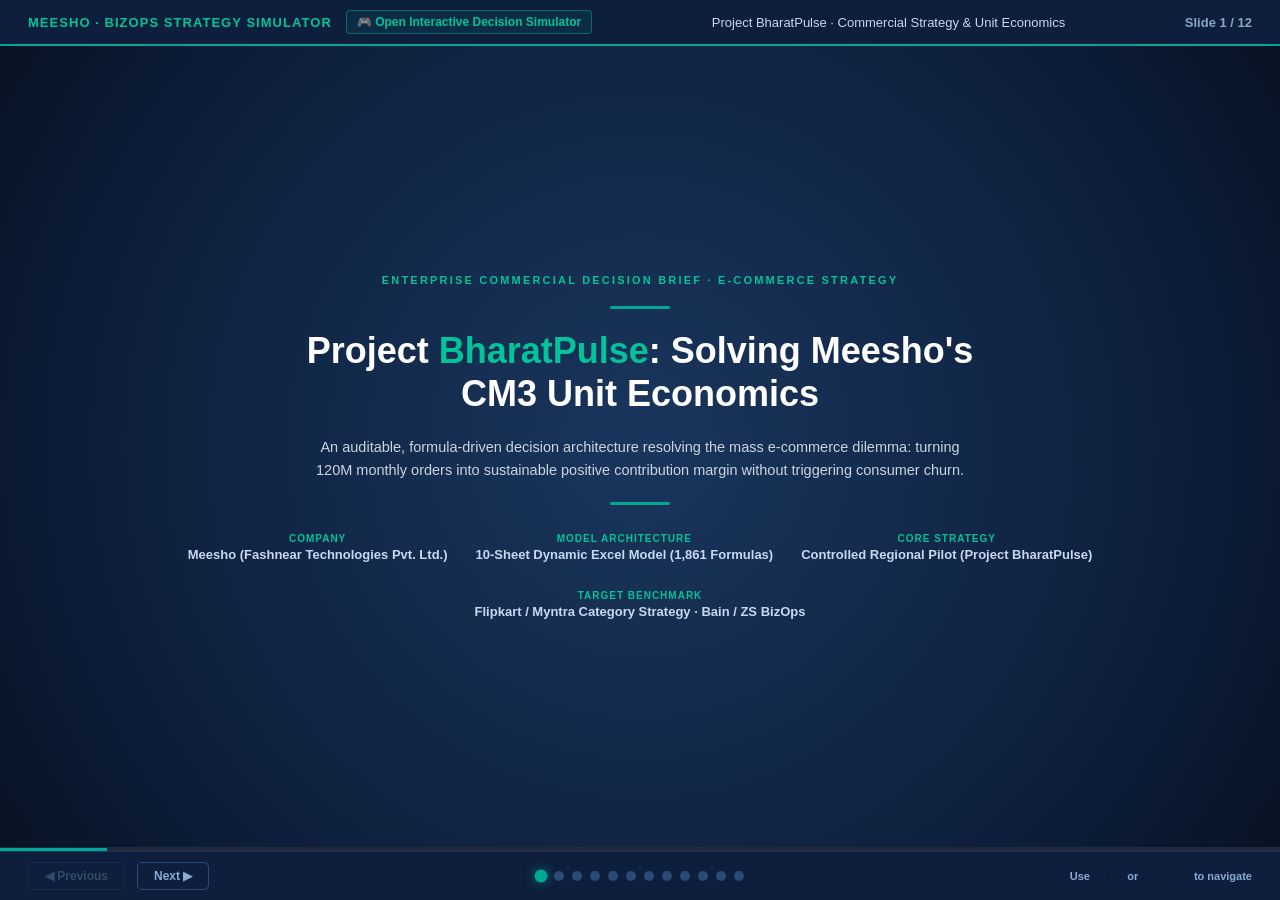
<file: presentation.html>
<!DOCTYPE html>
<html lang="en">
<head>
<meta charset="UTF-8">
<meta name="viewport" content="width=device-width, initial-scale=1.0">
<title>Meesho Commercial Strategy & Growth Decision Simulator | Executive Slide Deck</title>
<style>
  :root {
    --navy: #0D1F3C;
    --navy-mid: #1A365D;
    --navy-dark: #081224;
    --teal: #00A896;
    --teal-light: #02C39A;
    --teal-subtle: #E6F7F5;
    --amber: #F4A261;
    --amber-dark: #D97706;
    --red: #E63946;
    --green: #2A9D8F;
    --green-dark: #166534;
    --slate: #4A5568;
    --light-bg: #F8FAFC;
    --border: #E2E8F0;
    --text: #1A202C;
    --muted: #718096;
    --white: #FFFFFF;
  }

  * { box-sizing: border-box; margin: 0; padding: 0; }

  body {
    font-family: -apple-system, BlinkMacSystemFont, "Segoe UI", Roboto, Helvetica, Arial, sans-serif;
    background: var(--navy-dark);
    color: var(--text);
    height: 100vh;
    overflow: hidden;
    user-select: none;
  }

  /* ---------- SHELL ---------- */
  #shell {
    width: 100vw;
    height: 100vh;
    display: flex;
    flex-direction: column;
  }

  /* ---------- TOP BAR ---------- */
  #topbar {
    background: var(--navy);
    color: #FFF;
    padding: 10px 28px;
    display: flex;
    align-items: center;
    justify-content: space-between;
    flex-shrink: 0;
    border-bottom: 2px solid var(--teal);
  }
  #topbar .logo-wrap {
    display: flex;
    align-items: center;
    gap: 14px;
  }
  #topbar .logo {
    font-size: 13px;
    font-weight: 800;
    letter-spacing: 0.08em;
    color: var(--teal-light);
    text-transform: uppercase;
  }
  #topbar .sim-link {
    color: var(--teal-light);
    text-decoration: none;
    font-size: 12px;
    font-weight: 600;
    padding: 4px 10px;
    border: 1px solid rgba(2, 195, 154, 0.4);
    border-radius: 4px;
    background: rgba(0, 168, 150, 0.1);
    transition: all 0.2s;
  }
  #topbar .sim-link:hover {
    background: var(--teal);
    color: #FFF;
  }
  #topbar .title { font-size: 13px; color: #C8D8F0; font-weight: 500; }
  #topbar .counter { font-size: 13px; color: #8BA4C8; font-variant-numeric: tabular-nums; font-weight: 600; }

  /* ---------- STAGE ---------- */
  #stage {
    flex: 1;
    position: relative;
    overflow: hidden;
  }

  .slide {
    position: absolute;
    inset: 0;
    display: none;
    flex-direction: column;
    background: var(--white);
    overflow: hidden;
  }
  .slide.active { display: flex; }

  /* Slide Header Band */
  .slide-header {
    background: var(--navy);
    color: #FFF;
    padding: 20px 40px 16px;
    flex-shrink: 0;
    border-bottom: 3px solid var(--teal);
  }
  .slide-header .eyebrow {
    font-size: 11px;
    letter-spacing: 0.15em;
    text-transform: uppercase;
    color: var(--teal-light);
    margin-bottom: 4px;
    font-weight: 700;
  }
  .slide-header h1 {
    font-size: 22px;
    font-weight: 800;
    line-height: 1.25;
    color: #FFF;
    letter-spacing: -0.01em;
  }
  .slide-header p {
    font-size: 13px;
    color: #8BAAD4;
    margin-top: 4px;
  }

  /* Slide Body */
  .slide-body {
    flex: 1;
    padding: 24px 40px;
    overflow-y: auto;
    background: var(--light-bg);
  }

  /* ---------- TYPOGRAPHY ---------- */
  h2 { font-size: 14px; font-weight: 700; color: var(--navy); margin-bottom: 8px; text-transform: uppercase; letter-spacing: 0.04em; }
  h3 { font-size: 13.5px; font-weight: 700; color: var(--navy-mid); margin-bottom: 6px; }
  p, li { font-size: 13px; color: var(--slate); line-height: 1.6; }
  ul { padding-left: 18px; }
  li { margin-bottom: 5px; }
  strong { color: var(--navy); font-weight: 600; }

  /* ---------- LAYOUT GRIDS ---------- */
  .cols { display: grid; gap: 16px; }
  .cols-2 { grid-template-columns: 1fr 1fr; }
  .cols-3 { grid-template-columns: 1fr 1fr 1fr; }
  .cols-4 { grid-template-columns: repeat(4, 1fr); }

  .card {
    background: var(--white);
    border: 1px solid var(--border);
    border-radius: 8px;
    padding: 16px 18px;
    box-shadow: 0 2px 4px rgba(0,0,0,0.04);
  }
  .card.teal-border { border-left: 4px solid var(--teal); }
  .card.navy-border { border-left: 4px solid var(--navy); }
  .card.amber-border { border-left: 4px solid var(--amber); }
  .card.red-border { border-left: 4px solid var(--red); }
  .card.green-border { border-left: 4px solid var(--green); }

  .card .big-num {
    font-size: 26px;
    font-weight: 800;
    color: var(--navy);
    line-height: 1.1;
    margin-bottom: 4px;
    font-variant-numeric: tabular-nums;
  }
  .card .label { font-size: 10.5px; color: var(--muted); text-transform: uppercase; letter-spacing: 0.08em; font-weight: 700; }

  .section { margin-bottom: 16px; }

  /* ---------- STAT BAND ---------- */
  .stat-band {
    display: flex;
    gap: 12px;
    margin-bottom: 18px;
    flex-wrap: wrap;
  }
  .stat-pill {
    background: var(--navy);
    color: #FFF;
    border-radius: 6px;
    padding: 10px 14px;
    display: flex;
    flex-direction: column;
    align-items: center;
    flex: 1;
    min-width: 120px;
    border-bottom: 3px solid var(--teal);
  }
  .stat-pill .num { font-size: 22px; font-weight: 800; color: var(--teal-light); font-variant-numeric: tabular-nums; }
  .stat-pill .lbl { font-size: 9.5px; text-transform: uppercase; letter-spacing: 0.08em; margin-top: 3px; color: #8BAAD4; text-align: center; font-weight: 600; }

  /* ---------- CALLOUTS ---------- */
  .callout {
    border-radius: 6px;
    padding: 12px 16px;
    margin-top: 14px;
    font-size: 12.5px;
    line-height: 1.55;
  }
  .callout-teal { background: #D0F5F0; border-left: 4px solid var(--teal); color: #065F55; }
  .callout-amber { background: #FDF0E2; border-left: 4px solid var(--amber); color: #7C4B0C; }
  .callout-red { background: #FDE8E9; border-left: 4px solid var(--red); color: #8B1A22; }
  .callout-navy { background: #DCE7F5; border-left: 4px solid var(--navy); color: var(--navy); }

  /* ---------- BADGES ---------- */
  .badge {
    display: inline-block;
    padding: 2px 8px;
    border-radius: 10px;
    font-size: 10.5px;
    font-weight: 700;
    text-transform: uppercase;
    letter-spacing: 0.04em;
  }
  .badge-red { background: #FDE8E9; color: var(--red); }
  .badge-green { background: #D4F0E6; color: var(--green-dark); }
  .badge-amber { background: #FDF0E2; color: #B45309; }
  .badge-navy { background: #DCE7F5; color: var(--navy); }
  .badge-teal { background: #D0F5F0; color: #07827A; }

  /* ---------- TABLE ---------- */
  .data-table {
    width: 100%;
    border-collapse: collapse;
    font-size: 12px;
    background: var(--white);
    border-radius: 6px;
    overflow: hidden;
    border: 1px solid var(--border);
  }
  .data-table th {
    background: var(--navy);
    color: #FFF;
    padding: 9px 12px;
    text-align: left;
    font-weight: 600;
    font-size: 11px;
    letter-spacing: 0.03em;
  }
  .data-table td {
    padding: 8px 12px;
    border-bottom: 1px solid var(--border);
    color: var(--slate);
  }
  .data-table tr:nth-child(even) td { background: #F8FAFC; }
  .data-table tr.highlight td { background: #E6F9F4; font-weight: 600; color: var(--navy); }
  .data-table tr.reject td { background: #FDE8E9; font-weight: 600; color: var(--red); }

  /* ---------- PIPELINE FLOW ---------- */
  .pipeline {
    display: flex;
    gap: 8px;
    margin: 14px 0;
  }
  .pipeline-step {
    flex: 1;
    background: var(--white);
    border: 1px solid var(--border);
    border-top: 3px solid var(--navy);
    border-radius: 6px;
    padding: 12px 14px;
    position: relative;
  }
  .pipeline-step.green { border-top-color: var(--green); }
  .pipeline-step.amber { border-top-color: var(--amber); }
  .pipeline-step.red { border-top-color: var(--red); }
  .pipeline-step .step-tag { font-size: 9.5px; text-transform: uppercase; font-weight: 700; color: var(--muted); letter-spacing: 0.06em; margin-bottom: 4px; }
  .pipeline-step h4 { font-size: 13px; font-weight: 700; color: var(--navy); margin-bottom: 4px; }

  /* ---------- HYPOTHESIS TREE ---------- */
  .hyp-tree { display: grid; grid-template-columns: repeat(4, 1fr); gap: 12px; }
  .hyp-node {
    background: var(--white);
    border: 1px solid var(--border);
    border-top: 3px solid var(--navy-mid);
    border-radius: 6px;
    padding: 12px;
  }
  .hyp-node h3 { color: var(--navy); font-size: 12px; margin-bottom: 6px; }
  .hyp-node .finding {
    font-size: 11px;
    background: #F0F5FF;
    border-radius: 4px;
    padding: 6px 8px;
    color: var(--navy-mid);
    margin-top: 6px;
    line-height: 1.45;
  }
  .hyp-node .finding strong { display: block; margin-bottom: 2px; font-size: 10px; text-transform: uppercase; color: var(--teal); }

  /* ---------- TITLE SLIDE ---------- */
  .title-slide-body {
    display: flex;
    flex-direction: column;
    align-items: center;
    justify-content: center;
    text-align: center;
    background: radial-gradient(circle at center, #1A365D 0%, #0D1F3C 70%, #081224 100%);
    color: #FFF;
    height: 100%;
    padding: 40px;
    gap: 20px;
  }
  .title-slide-body .ts-eyebrow {
    font-size: 11px;
    letter-spacing: 0.2em;
    text-transform: uppercase;
    color: var(--teal-light);
    font-weight: 700;
  }
  .title-slide-body h1 {
    font-size: 36px;
    font-weight: 800;
    line-height: 1.2;
    color: #FFF;
    max-width: 720px;
  }
  .title-slide-body h1 span { color: var(--teal-light); }
  .title-slide-body .ts-sub {
    font-size: 14.5px;
    color: #CBD5E0;
    max-width: 650px;
    line-height: 1.6;
  }
  .title-slide-body .ts-meta {
    display: flex;
    gap: 28px;
    flex-wrap: wrap;
    justify-content: center;
    margin-top: 8px;
  }
  .title-slide-body .ts-meta-item { text-align: center; }
  .title-slide-body .ts-meta-item .k { font-size: 10px; text-transform: uppercase; letter-spacing: 0.1em; color: var(--teal-light); margin-bottom: 3px; font-weight: 600; }
  .title-slide-body .ts-meta-item .v { font-size: 13px; color: #C8D8F0; font-weight: 600; }
  .divider { width: 60px; height: 3px; background: var(--teal); border-radius: 2px; }

  /* ---------- NAV BAR ---------- */
  #nav {
    background: var(--navy);
    display: flex;
    align-items: center;
    justify-content: space-between;
    padding: 10px 28px;
    flex-shrink: 0;
    border-top: 1px solid #1E3560;
  }
  .nav-controls {
    display: flex;
    align-items: center;
    gap: 12px;
  }
  #nav button {
    background: none;
    border: 1px solid #2A4A78;
    color: #8BAAD4;
    padding: 6px 16px;
    border-radius: 5px;
    cursor: pointer;
    font-size: 12px;
    font-weight: 600;
    transition: all 0.15s;
    font-family: inherit;
  }
  #nav button:hover { background: #1E3560; color: #FFF; }
  #nav button:disabled { opacity: 0.3; cursor: default; }

  .slide-dots {
    display: flex;
    gap: 8px;
    align-items: center;
  }
  .dot {
    width: 10px;
    height: 10px;
    border-radius: 50%;
    background: #2A4A78;
    cursor: pointer;
    transition: all 0.2s;
  }
  .dot:hover { background: #4A6FA5; }
  .dot.active {
    background: var(--teal);
    transform: scale(1.3);
    box-shadow: 0 0 8px rgba(0, 168, 150, 0.6);
  }

  /* Progress Bar */
  #progressBar {
    position: absolute;
    bottom: 0;
    left: 0;
    height: 3px;
    background: var(--teal);
    width: 8.33%;
    transition: width 0.3s ease;
  }
</style>
</head>
<body>

<div id="shell">

  <!-- TOP BAR -->
  <div id="topbar">
    <div class="logo-wrap">
      <span class="logo">MEESHO · BIZOPS STRATEGY SIMULATOR</span>
      <a href="index.html" class="sim-link">🎮 Open Interactive Decision Simulator</a>
    </div>
    <span class="title">Project BharatPulse · Commercial Strategy &amp; Unit Economics</span>
    <span class="counter" id="counter">Slide 1 / 12</span>
  </div>

  <!-- STAGE (12 Slides) -->
  <div id="stage">

    <!-- ===== SLIDE 1: HERO TITLE ===== -->
    <div class="slide active" data-index="0">
      <div class="title-slide-body">
        <div class="ts-eyebrow">Enterprise Commercial Decision Brief · E-Commerce Strategy</div>
        <div class="divider"></div>
        <h1>Project <span>BharatPulse</span>: Solving Meesho's CM3 Unit Economics</h1>
        <p class="ts-sub">An auditable, formula-driven decision architecture resolving the mass e-commerce dilemma: turning 120M monthly orders into sustainable positive contribution margin without triggering consumer churn.</p>
        <div class="divider"></div>
        <div class="ts-meta">
          <div class="ts-meta-item"><div class="k">Company</div><div class="v">Meesho (Fashnear Technologies Pvt. Ltd.)</div></div>
          <div class="ts-meta-item"><div class="k">Model Architecture</div><div class="v">10-Sheet Dynamic Excel Model (1,861 Formulas)</div></div>
          <div class="ts-meta-item"><div class="k">Core Strategy</div><div class="v">Controlled Regional Pilot (Project BharatPulse)</div></div>
          <div class="ts-meta-item"><div class="k">Target Benchmark</div><div class="v">Flipkart / Myntra Category Strategy · Bain / ZS BizOps</div></div>
        </div>
      </div>
    </div>

    <!-- ===== SLIDE 2: THE BUSINESS PROBLEM ===== -->
    <div class="slide" data-index="1">
      <div class="slide-header">
        <div class="eyebrow">Slide 2 · Executive Diagnosis</div>
        <h1>The Scale vs. Profitability Paradox in Mass E-Commerce</h1>
        <p>Explosive top-line order expansion constrained by chronic negative unit contribution margins</p>
      </div>
      <div class="slide-body">
        <div class="stat-band">
          <div class="stat-pill"><div class="num">120M</div><div class="lbl">Monthly Placed Orders</div></div>
          <div class="stat-pill"><div class="num">₹44,640 Cr</div><div class="lbl">Annualized Gross GMV</div></div>
          <div class="stat-pill"><div class="num">₹310</div><div class="lbl">Average Order Value (AOV)</div></div>
          <div class="stat-pill"><div class="num">-₹1.12</div><div class="lbl">Baseline CM3 / Order</div></div>
          <div class="stat-pill"><div class="num">-₹161.4 Cr</div><div class="lbl">Annual Net Cash Bleed</div></div>
          <div class="stat-pill"><div class="num">24.5%</div><div class="lbl">Baseline COD RTO Rate</div></div>
        </div>
        <div class="cols cols-2">
          <div class="section">
            <h2>The Unit Economics Breakdown</h2>
            <div class="card navy-border">
              <table style="width:100%; font-size:12.5px; border-collapse:collapse;">
                <tr><td style="padding:4px 0; color:var(--slate);">AOV (Basket Value)</td><td style="text-align:right; font-weight:700; color:var(--navy);">₹310.00</td></tr>
                <tr><td style="padding:4px 0; color:var(--slate);">Ad Take-Rate (1.85%) + Freight Billing</td><td style="text-align:right; font-weight:700; color:var(--teal);">+ ₹52.24</td></tr>
                <tr><td style="padding:4px 0; color:var(--slate);">Payment Gateway + CS Ops</td><td style="text-align:right; color:var(--red);">- ₹3.72</td></tr>
                <tr><td style="padding:4px 0; color:var(--slate); border-top:1px solid var(--border); font-weight:600;">Contribution Margin 1 (CM1)</td><td style="text-align:right; font-weight:700; color:var(--navy); border-top:1px solid var(--border);">₹48.52</td></tr>
                <tr><td style="padding:4px 0; color:var(--slate);">Forward Shipping (₹42.00 on 75.5% deliv)</td><td style="text-align:right; color:var(--red);">- ₹31.71</td></tr>
                <tr><td style="padding:4px 0; color:var(--slate);">Reverse RTO Shipping Loss (₹34.00 on 24.5% RTO)</td><td style="text-align:right; color:var(--red);">- ₹8.33</td></tr>
                <tr><td style="padding:4px 0; color:var(--slate); border-top:1px solid var(--border); font-weight:600;">Contribution Margin 2 (CM2)</td><td style="text-align:right; font-weight:700; color:var(--navy); border-top:1px solid var(--border);">₹8.48</td></tr>
                <tr><td style="padding:4px 0; color:var(--slate);">Direct Marketing &amp; CAC per Order</td><td style="text-align:right; color:var(--red);">- ₹9.60</td></tr>
                <tr style="background:#FDE8E9;"><td style="padding:6px 0; font-weight:800; color:var(--red); border-top:2px solid var(--red);">Unit Contribution Margin (CM3 Net)</td><td style="text-align:right; font-weight:800; color:var(--red); border-top:2px solid var(--red);">-₹1.12</td></tr>
              </table>
            </div>
          </div>
          <div class="section">
            <h2>The Strategic Dilemma</h2>
            <div class="card red-border">
              <p><strong>The Zero-Commission Constraint:</strong> Meesho commands unmatched seller goodwill by charging 0% commission. Monetization is restricted to freight markups and self-serve advertising.</p>
              <br>
              <p><strong>The High RTO Friction:</strong> With 72% Cash-on-Delivery, 24.5% of parcels return to origin. Forward + reverse freight losses consume ₹8.33 per blended order.</p>
              <br>
              <p><strong>The Management Challenge:</strong> Deploying capital or fees unilaterally risks either massive churn or multi-crore operational friction.</p>
            </div>
            <div class="callout callout-amber" style="margin-top:12px;">
              <strong>Key Finding:</strong> Volume growth alone will NOT fix unit economics. 10x volume at -₹1.12 simply means 10x cash burn (-₹1,614 Cr).
            </div>
          </div>
        </div>
      </div>
    </div>

    <!-- ===== SLIDE 3: MECE ISSUE TREE ===== -->
    <div class="slide" data-index="2">
      <div class="slide-header">
        <div class="eyebrow">Slide 3 · Issue Structuring</div>
        <h1>MECE Issue Tree: Deconstructing the -₹1.12 Deficit</h1>
        <p>Mutually exclusive, collectively exhaustive decomposition into revenue expansion vs. friction compression</p>
      </div>
      <div class="slide-body">
        <div class="callout callout-navy" style="margin-bottom:16px;">
          <strong>Central Strategic Question:</strong> Which sequence of commercial interventions converts Meesho's unit economics from -₹1.12 to positive CM3 while safeguarding order density and regional seller liquidity?
        </div>
        <div class="hyp-tree">
          <div class="hyp-node" style="border-top-color: var(--teal);">
            <div class="badge badge-teal" style="margin-bottom:6px;">Lever 1: Monetization</div>
            <h3>Buyer Platform Fee</h3>
            <p>Introduce ₹5–₹10 convenience fee at checkout.</p>
            <div class="finding">
              <strong>The Trade-off</strong>
              Immediate +₹5.12 CM3 gain, but triggers -3.27% order churn (Ed = -1.45) forfeiting 47.1M annual orders.
            </div>
          </div>
          <div class="hyp-node" style="border-top-color: var(--green);">
            <div class="badge badge-green" style="margin-bottom:6px;">Lever 2: Logistics</div>
            <h3>Valmo In-House 3PL</h3>
            <p>Expand internal delivery network + AI COD verification.</p>
            <div class="finding">
              <strong>The Trade-off</strong>
              Compresses RTO from 24.5% to 17.5% (-700 bps), saving ₹48 Cr annually; requires ₹6.5 Cr CapEx and 4-month ramp.
            </div>
          </div>
          <div class="hyp-node" style="border-top-color: var(--amber);">
            <div class="badge badge-amber" style="margin-bottom:6px;">Lever 3: Supplier Ads</div>
            <h3>Self-Serve Promoted Ads</h3>
            <p>Scale ad take-rate from 1.85% to 3.25% of GMV.</p>
            <div class="finding">
              <strong>The Trade-off</strong>
              Adds +₹4.34/order ad take; subject to 18% attribution cannibalization and 2-month seller adoption lag.
            </div>
          </div>
          <div class="hyp-node" style="border-top-color: var(--navy);">
            <div class="badge badge-navy" style="margin-bottom:6px;">Lever 4: Full Push</div>
            <h3>Concurrent Rollout</h3>
            <p>Deploy Levers 2 and 3 simultaneously nationally.</p>
            <div class="finding">
              <strong>The Trade-off</strong>
              High theoretical upside (+₹4.83 CM3), but commits ₹8.30 Cr upfront with an enforced 25% synergy damping penalty.
            </div>
          </div>
        </div>
        <div class="callout callout-amber" style="margin-top:16px;">
          <strong>Strategic Takeaway:</strong> Pure monetization (Lever 1) is high-risk due to price elasticity. Pure CapEx (Levers 2 &amp; 3) faces operational ramp lags. The optimal path requires an empirical stage-gated pilot.
        </div>
      </div>
    </div>

    <!-- ===== SLIDE 4: AUDITED P&L WATERFALL ===== -->
    <div class="slide" data-index="3">
      <div class="slide-header">
        <div class="eyebrow">Slide 4 · Quantitative Baseline</div>
        <h1>Baseline Unit Economics: Where Does Every Rupee Go?</h1>
        <p>Audited 12-Month schedule waterfall on ₹310 Average Order Value [1-VPF / 2-CSE]</p>
      </div>
      <div class="slide-body">
        <table class="data-table">
          <thead>
            <tr>
              <th>P&amp;L Metric Line Item</th>
              <th>Per Order (₹)</th>
              <th>Annual Run-Rate</th>
              <th>% of AOV</th>
              <th>Evidence Classification &amp; Operational Reality</th>
            </tr>
          </thead>
          <tbody>
            <tr><td><strong>Gross Merchandise Value (AOV)</strong></td><td>₹310.00</td><td>₹44,640 Cr</td><td>100.0%</td><td>Mass-market Bharat unbranded basket [1-VPF MCA Filings]</td></tr>
            <tr><td>Logistics Delivery Fee Billed</td><td>₹46.50</td><td>₹6,696 Cr</td><td>15.00%</td><td>Standard freight fee billed on checkout [1-VPF]</td></tr>
            <tr><td>Sponsored Ad Revenue (1.85% Take)</td><td>₹5.74</td><td>₹825.8 Cr</td><td>1.85%</td><td>Seller search &amp; category discovery bids [1-VPF]</td></tr>
            <tr class="highlight"><td><strong>Total Net Platform Revenue</strong></td><td><strong>₹52.24</strong></td><td><strong>₹7,521.8 Cr</strong></td><td><strong>16.85%</strong></td><td><strong>Total cash entering Meesho corporate P&amp;L</strong></td></tr>
            <tr><td>Payment Gateway (PG) Cost</td><td>(₹0.62)</td><td>(₹89.3 Cr)</td><td>-0.20%</td><td>Blended UPI (28% prepaid @ ₹2.20 / transaction) [2-CSE]</td></tr>
            <tr><td>Customer Support &amp; BPO Ops</td><td>(₹3.10)</td><td>(₹446.4 Cr)</td><td>-1.00%</td><td>Regional call centers, dispute handling &amp; returns triage [3-HCI]</td></tr>
            <tr class="highlight"><td><strong>Contribution Margin 1 (CM1)</strong></td><td><strong>₹48.52</strong></td><td><strong>₹6,986.1 Cr</strong></td><td><strong>15.65%</strong></td><td><strong>Gross operational margin before freight costs</strong></td></tr>
            <tr><td>Delivered Forward Freight (75.5% delivered)</td><td>(₹31.71)</td><td>(₹4,566.2 Cr)</td><td>-10.23%</td><td>Commercial 3PL freight @ ₹42.00 per delivered parcel [2-CSE]</td></tr>
            <tr><td>Reverse RTO Logistics Loss (24.5% returned)</td><td>(₹8.33)</td><td>(₹1,199.5 Cr)</td><td>-2.69%</td><td>Failed attempt penalty + reverse transit loss @ ₹34.00 [2-CSE]</td></tr>
            <tr class="highlight"><td><strong>Contribution Margin 2 (CM2)</strong></td><td><strong>₹8.48</strong></td><td><strong>₹1,220.4 Cr</strong></td><td><strong>2.74%</strong></td><td><strong>Fulfillment contribution after all logistics costs</strong></td></tr>
            <tr><td>Direct Marketing, Promotion &amp; CAC</td><td>(₹9.60)</td><td>(₹1,382.4 Cr)</td><td>-3.10%</td><td>App installs (₹7.50) + seasonal retention coin discounts (₹2.10) [3-HCI]</td></tr>
            <tr class="reject"><td><strong>Contribution Margin 3 (CM3 Net P&amp;L)</strong></td><td><strong>-₹1.12</strong></td><td><strong>-₹161.4 Cr</strong></td><td><strong>-0.36%</strong></td><td><strong>STATUS QUO ANNUALIZED PLATFORM CASH BLEED</strong></td></tr>
          </tbody>
        </table>
      </div>
    </div>

    <!-- ===== SLIDE 5: LEVER 1 PLATFORM FEE ===== -->
    <div class="slide" data-index="4">
      <div class="slide-header">
        <div class="eyebrow">Slide 5 · Strategic Lever 1</div>
        <h1>Lever 1: Buyer Platform Fee &amp; Bharat Price Elasticity</h1>
        <p>Nominal ₹7 checkout fee generates immediate cash but triggers destructive cohort drop-off</p>
      </div>
      <div class="slide-body">
        <div class="cols cols-2">
          <div class="card teal-border">
            <div class="label">The Mechanism &amp; Accounting Upside</div>
            <div class="big-num" style="color:var(--green); margin-top:8px;">+₹5.12</div>
            <p><strong>Net CM3 per Order</strong> (+₹6.24 delta over baseline). By levying a ₹7.00 platform fee with an 8% loyalty exemption, unit margin immediately swings into positive territory.</p>
            <div class="callout callout-teal" style="margin-top:14px;">
              <strong>Accounting Illusion:</strong> On paper, annual CM3 surges to +₹713 Cr, creating an enticing short-term executive turnaround story.
            </div>
          </div>
          <div class="card red-border">
            <div class="label">The Hidden Threat: Churn Elasticity</div>
            <div class="big-num" style="color:var(--red); margin-top:8px;">-47.1M</div>
            <p><strong>Annual Placed Orders Lost</strong> (-3.27% monthly churn). Price Elasticity of Demand (Ed = -1.45) in Tier-2/3 price-sensitive cohorts drives aggressive drop-off.</p>
            <div class="callout callout-red" style="margin-top:14px;">
              <strong>Strategic Danger:</strong> Forfeits ₹1,460 Cr in annual GMV, driving regional shoppers straight to Shopsy and Amazon Bazaar.
            </div>
          </div>
        </div>
        <div class="section" style="margin-top:16px;">
          <h2>Sensitivity Surface: Net Contribution (₹ Cr) vs Fee &amp; Elasticity</h2>
          <table class="data-table" style="text-align:center;">
            <thead>
              <tr><th>Fee (₹) \ Elasticity</th><th>Ed = -2.20 (Severe)</th><th>Ed = -1.80 (High)</th><th>Ed = -1.45 (Base)</th><th>Ed = -1.10 (Moderate)</th><th>Ed = -0.75 (Inelastic)</th></tr>
            </thead>
            <tbody>
              <tr><td><strong>₹3.00</strong></td><td style="color:var(--red);">+₹182 Cr</td><td>+₹214 Cr</td><td>+₹242 Cr</td><td>+₹271 Cr</td><td style="color:var(--green); font-weight:700;">+₹298 Cr</td></tr>
              <tr><td><strong>₹5.00</strong></td><td style="color:var(--red);">+₹312 Cr</td><td>+₹380 Cr</td><td>+₹438 Cr</td><td>+₹497 Cr</td><td style="color:var(--green); font-weight:700;">+₹552 Cr</td></tr>
              <tr><td><strong>₹7.00 (Base)</strong></td><td style="color:var(--red);">+₹428 Cr</td><td>+₹542 Cr</td><td style="background:#D0F5F0; font-weight:800; color:var(--navy);">+₹639 Cr</td><td>+₹736 Cr</td><td style="color:var(--green); font-weight:700;">+₹828 Cr</td></tr>
              <tr><td><strong>₹9.00</strong></td><td style="color:var(--red);">+₹531 Cr</td><td>+₹698 Cr</td><td>+₹840 Cr</td><td>+₹983 Cr</td><td style="color:var(--green); font-weight:700;">+₹1,120 Cr</td></tr>
            </tbody>
          </table>
        </div>
      </div>
    </div>

    <!-- ===== SLIDE 6: LEVER 2 VALMO LOGISTICS ===== -->
    <div class="slide" data-index="5">
      <div class="slide-header">
        <div class="eyebrow">Slide 6 · Strategic Lever 2</div>
        <h1>Lever 2: Valmo In-House 3PL &amp; AI COD Verification</h1>
        <p>Compressing Reverse Freight Losses through Disintermediated Micro-Depots</p>
      </div>
      <div class="slide-body">
        <div class="cols cols-3">
          <div class="card green-border">
            <div class="label">RTO Compression</div>
            <div class="big-num" style="color:var(--green);">-700 bps</div>
            <p>Compresses blended RTO from <strong>24.5% down to 17.5%</strong> via machine learning pre-dispatch intent scoring and automated WhatsApp IVR verification.</p>
          </div>
          <div class="card teal-border">
            <div class="label">Forward Freight Savings</div>
            <div class="big-num" style="color:var(--teal);">₹4.50</div>
            <p>Reduces forward delivery from <strong>₹42.00 to ₹37.50</strong> per parcel via local franchise micro-depots and consolidated pin-code runs.</p>
          </div>
          <div class="card amber-border">
            <div class="label">CapEx &amp; Payback</div>
            <div class="big-num" style="color:var(--amber-dark);">1.6 Years</div>
            <p>Upfront CapEx of <strong>₹6.50 Cr</strong> (depot fit-outs, IoT handheld scanners, telematics). Fully amortized at ₹54.2 Lakhs/month.</p>
          </div>
        </div>
        <div class="cols cols-2" style="margin-top:16px;">
          <div class="card navy-border">
            <h3>Steady-State Economic Impact</h3>
            <ul>
              <li><strong>Monthly Logistics Cost Recovery:</strong> ₹78.2 Cr / month saved across forward shipping and avoided return freight.</li>
              <li><strong>Steady-State CM3:</strong> Lifts unit contribution from -₹1.12 to <strong>+₹2.88 / order</strong>.</li>
              <li><strong>Zero Customer Churn:</strong> Preserves 100% of organic basket volume.</li>
            </ul>
          </div>
          <div class="card amber-border">
            <h3>The 4-Month S-Curve Friction</h3>
            <p>Valmo cannot be turned on overnight. Initial 4 months experience driver onboarding, sorting hub integration, and pin-code mapping lags.</p>
            <div class="callout callout-amber" style="margin-top:10px;">
              <strong>CapEx Overrun Risk:</strong> Break-even requires RTO to fall below <strong>22.8%</strong>. If operational bottlenecks stall RTO at 23.5%, the initiative generates negative Year-1 ROI.
            </div>
          </div>
        </div>
      </div>
    </div>

    <!-- ===== SLIDE 7: LEVER 3 SELLER ADS ===== -->
    <div class="slide" data-index="6">
      <div class="slide-header">
        <div class="eyebrow">Slide 7 · Strategic Lever 3</div>
        <h1>Lever 3: Seller Ad Monetization &amp; Promoted Discovery</h1>
        <p>Unlocking High-Margin Advertising Take Across Unbranded Cottage Manufacturers</p>
      </div>
      <div class="slide-body">
        <div class="cols cols-2">
          <div class="card teal-border">
            <div class="label">Monetization Mechanics</div>
            <div class="big-num" style="color:var(--teal);">3.25%</div>
            <p><strong>Target Ad Take-Rate (% of GMV)</strong>, up from 1.85% baseline. Calibrated against Pinduoduo (3.5%) and Shopee (3.2%) mass-market benchmarks.</p>
            <ul style="margin-top:10px;">
              <li>Gross incremental ad revenue: <strong>+₹624.9 Cr / year</strong> (+₹4.34 per order).</li>
              <li>Ad-Tech platform OpEx: <strong>₹1.80 Cr / year</strong> (ML auction bidding, infrastructure, and seller onboarding webinars).</li>
            </ul>
          </div>
          <div class="card amber-border">
            <div class="label">Attribution &amp; Cannibalization</div>
            <div class="big-num" style="color:var(--amber-dark);">18.0%</div>
            <p><strong>Attribution Cannibalization Discount</strong>. Deducts sponsored clicks that merely displaced organic search sales that would have converted naturally.</p>
            <ul style="margin-top:10px;">
              <li>Net realized ad revenue expansion: <strong>+₹512.4 Cr / year</strong>.</li>
              <li>Seller Adoption Lag: 2 months of inertia before regional manufacturers fund ad wallets.</li>
              <li>Net CM3 Lift: Moves unit contribution from -₹1.12 to <strong>+₹2.44 / order</strong>.</li>
            </ul>
          </div>
        </div>
        <div class="callout callout-teal" style="margin-top:16px;">
          <strong>Supplier Moat Consideration:</strong> Unlike platform fees, advertising preserves zero-commission optics while empowering high-ROI manufacturers to bid for promoted discovery.
        </div>
      </div>
    </div>

    <!-- ===== SLIDE 8: LEVER 4 COMBINED PUSH ===== -->
    <div class="slide" data-index="7">
      <div class="slide-header">
        <div class="eyebrow">Slide 8 · Strategic Lever 4</div>
        <h1>Lever 4: Full-Scale Combined Push &amp; Overlap Friction</h1>
        <p>Simultaneous Rollout of Valmo + Ads with an Enforced 25% Damping Penalty</p>
      </div>
      <div class="slide-body">
        <div class="cols cols-3">
          <div class="card amber-border">
            <div class="label">Theoretical Naive Sum</div>
            <div class="big-num">+₹6.44</div>
            <p>Naive sum of Lever 2 logistics savings (+₹4.00) and Lever 3 ad gains (+₹3.56) ignoring organizational bandwidth limits.</p>
          </div>
          <div class="card red-border">
            <div class="label">Enforced Damping Penalty</div>
            <div class="big-num" style="color:var(--red);">-25.0%</div>
            <p>Mandatory corporate finance synergy penalty (-₹30.2 Cr/mo) preventing double-counting of operational benefits.</p>
          </div>
          <div class="card green-border">
            <div class="label">Net Realized CM3</div>
            <div class="big-num" style="color:var(--green);">+₹4.83</div>
            <p>Steady-state unit contribution per order, turning annual P&amp;L from <strong>-₹161.4 Cr bleed to +₹695 Cr profit</strong>.</p>
          </div>
        </div>
        <div class="section" style="margin-top:16px;">
          <h2>Strategic Comparison Matrix (10-Sheet Financial Model Output)</h2>
          <table class="data-table">
            <thead>
              <tr><th>Strategic Option</th><th>Annual Orders</th><th>Net Revenue</th><th>Net CM3 P&amp;L</th><th>Δ vs Base</th><th>Spend / CapEx</th><th>Gross ROI</th><th>Strategic Gate Decision</th></tr>
            </thead>
            <tbody>
              <tr><td><strong>Baseline Reference</strong></td><td>1,440M</td><td>₹7,522 Cr</td><td>-₹161.4 Cr</td><td>₹0.0 Cr</td><td>₹0.0 Cr</td><td>0.00x</td><td><span class="badge badge-navy">Baseline Bleed</span></td></tr>
              <tr><td><strong>Lever 1 (Platform Fee)</strong></td><td>1,393M</td><td>₹8,124 Cr</td><td>+₹713.2 Cr</td><td>+₹874.6 Cr</td><td>₹0.0 Cr</td><td>N/A</td><td><span class="badge badge-amber">Volume Churn Risk</span></td></tr>
              <tr><td><strong>Lever 2 (Valmo Logistics)</strong></td><td>1,440M</td><td>₹7,522 Cr</td><td>+₹414.7 Cr</td><td>+₹576.1 Cr</td><td>₹6.50 Cr</td><td>88.6x</td><td><span class="badge badge-green">Logistics Scale</span></td></tr>
              <tr><td><strong>Lever 3 (Seller Ads)</strong></td><td>1,440M</td><td>₹8,034 Cr</td><td>+₹351.4 Cr</td><td>+₹512.8 Cr</td><td>₹1.80 Cr</td><td>285.8x</td><td><span class="badge badge-green">Accretive Ad-Tech</span></td></tr>
              <tr><td><strong>Lever 4 (Combined Full Push)</strong></td><td>1,440M</td><td>₹7,906 Cr</td><td>+₹695.5 Cr</td><td>+₹856.9 Cr</td><td>₹8.30 Cr</td><td>103.2x</td><td><span class="badge badge-red">High Capital Risk</span></td></tr>
              <tr class="highlight"><td><strong>⭐ Pilot BharatPulse</strong></td><td><strong>120M (Cluster)</strong></td><td><strong>₹7,552 Cr</strong></td><td><strong>+₹4.82/ord</strong></td><td><strong>+₹58.2 Cr</strong></td><td><strong>₹2.25 Cr</strong></td><td><strong>Real Option</strong></td><td><span class="badge badge-green">⭐ RECOMMENDED PILOT</span></td></tr>
            </tbody>
          </table>
        </div>
      </div>
    </div>

    <!-- ===== SLIDE 9: THE CONSULTING PLOT TWIST ===== -->
    <div class="slide" data-index="8">
      <div class="slide-header">
        <div class="eyebrow">Slide 9 · The Strategic Tension</div>
        <h1>The Consulting "Plot Twist": Why Big Bang Year-1 Fails</h1>
        <p>The execution reality of capital lumpiness, operational delays, and irreversibility</p>
      </div>
      <div class="slide-body">
        <div class="cols cols-2">
          <div class="card red-border">
            <h3 style="color:var(--red);">Why Aggressive National Rollouts Underperform</h3>
            <ul>
              <li><strong>Ramp-Up Friction Drag:</strong> Micro-depot setup, rider onboarding, and pin-code mapping require 3–4 months of stabilization where CapEx is unabsorbed.</li>
              <li><strong>Lumpy Capital Burden:</strong> In Months 1 to 3, full CapEx amortization precedes volume efficiencies, depressing net cash flows.</li>
              <li><strong>Irreversible Consumer Pushback:</strong> Introducing checkout fees nationally risks permanent cohort defection to competitors.</li>
            </ul>
          </div>
          <div class="card teal-border">
            <h3 style="color:var(--teal);">The Core Consulting Truth</h3>
            <p><strong>Do not deploy full-scale capital against unvalidated behavioral elasticity.</strong></p>
            <p style="margin-top:10px;">The winning strategic choice is to structure a <strong>Controlled Regional Option</strong> that caps downside risk while acquiring empirical operational telemetry.</p>
            <div class="callout callout-teal" style="margin-top:14px;">
              <strong>The Real Option Principle:</strong> Sizing a regional test reduces capital exposure by 73% while preserving 100% of strategic upside.
            </div>
          </div>
        </div>
      </div>
    </div>

    <!-- ===== SLIDE 10: THE WINNING RECOMMENDATION ===== -->
    <div class="slide" data-index="9">
      <div class="slide-header">
        <div class="eyebrow">Slide 10 · Executive Recommendation</div>
        <h1>The Winning Recommendation: Project BharatPulse</h1>
        <p>A Controlled 6-Month Regional Pilot in Purvanchal (Eastern UP &amp; Bihar)</p>
      </div>
      <div class="slide-body">
        <div class="stat-band">
          <div class="stat-pill"><div class="num">10.0M</div><div class="lbl">Monthly Cluster Orders</div></div>
          <div class="stat-pill"><div class="num">₹2.25 Cr</div><div class="lbl">Capped Pilot Budget</div></div>
          <div class="stat-pill"><div class="num">73%</div><div class="lbl">Capital Preserved</div></div>
          <div class="stat-pill"><div class="num">+₹4.82</div><div class="lbl">Cluster CM3 / Order</div></div>
          <div class="stat-pill"><div class="num">+11.8%</div><div class="lbl">Local Break-Even Hurdle</div></div>
          <div class="stat-pill"><div class="num">₹6.05 Cr</div><div class="lbl">Downside Risk Eliminated</div></div>
        </div>
        <div class="cols cols-2">
          <div class="card green-border">
            <h3>Pilot Architecture &amp; Territory Selection</h3>
            <ul>
              <li><strong>Geography:</strong> Eastern UP &amp; Bihar cluster (Varanasi, Gorakhpur, Patna, Muzaffarpur). High density with severe baseline friction (78% COD, 26.8% RTO).</li>
              <li><strong>Infrastructure:</strong> 12 dedicated Valmo micro-depots + automated AI-driven pre-dispatch COD phone triage.</li>
              <li><strong>Ad-Tech Push:</strong> ₹500 initial subsidized ad credits to 5,000 regional apparel manufacturers.</li>
            </ul>
          </div>
          <div class="card navy-border">
            <h3>Dual Break-Even Hurdle Architecture</h3>
            <ul>
              <li><strong>Local Cluster Hurdle (+11.8% volume):</strong> Strict economic break-even hurdle required to amortize the ₹2.25 Cr budget within Purvanchal alone.</li>
              <li><strong>National Portfolio Benchmark (+2.5% volume):</strong> The macro standard serving as comparative investment hurdle across Meesho's portfolio.</li>
            </ul>
          </div>
        </div>
      </div>
    </div>

    <!-- ===== SLIDE 11: MONTH-6 DECISION GATES ===== -->
    <div class="slide" data-index="10">
      <div class="slide-header">
        <div class="eyebrow">Slide 11 · Governance &amp; Decision Gates</div>
        <h1>Month-6 Decision Gate Matrix: Disciplined Execution</h1>
        <p>Pre-committed quantitative thresholds eliminating emotional bias before national scaling</p>
      </div>
      <div class="slide-body">
        <div class="cols cols-3">
          <div class="card green-border" style="background:#F0FDF4;">
            <div class="badge badge-green">Green (Scale Nationally)</div>
            <h3 style="margin-top:8px; color:var(--green-dark);">Scale to 8 States</h3>
            <p style="font-size:12px; margin-top:6px;"><strong>Empirical Thresholds:</strong></p>
            <ul style="font-size:11.5px; margin-top:4px;">
              <li>Cluster CM3 &ge; +₹4.50 / order</li>
              <li>RTO Rate &le; 19.0%</li>
              <li>Volume Churn &le; 2.5%</li>
            </ul>
            <div class="callout callout-teal" style="margin-top:10px; font-size:11px;">
              <strong>Action:</strong> Release remaining ₹6.05 Cr; scale across MP, Rajasthan, and Maharashtra.
            </div>
          </div>
          <div class="card amber-border" style="background:#FFFDF5;">
            <div class="badge badge-amber">Amber (Iterate &amp; Refine)</div>
            <h3 style="margin-top:8px; color:#B45309;">90-Day Extension</h3>
            <p style="font-size:12px; margin-top:6px;"><strong>Empirical Thresholds:</strong></p>
            <ul style="font-size:11.5px; margin-top:4px;">
              <li>Cluster CM3 between +₹1.50 and +₹4.50</li>
              <li>RTO between 19.0% and 22.0%</li>
              <li>Volume Churn between 2.5% and 5.0%</li>
            </ul>
            <div class="callout callout-amber" style="margin-top:10px; font-size:11px;">
              <strong>Action:</strong> Re-tune COD IVR algorithms; introduce dynamic seller ad bidding.
            </div>
          </div>
          <div class="card red-border" style="background:#FEF2F2;">
            <div class="badge badge-red">Red (Halt &amp; Protect)</div>
            <h3 style="margin-top:8px; color:var(--red);">Immediate Capital Freeze</h3>
            <p style="font-size:12px; margin-top:6px;"><strong>Empirical Thresholds:</strong></p>
            <ul style="font-size:11.5px; margin-top:4px;">
              <li>Cluster CM3 &lt; +₹1.50 / order</li>
              <li>RTO &gt; 22.0%</li>
              <li>Volume Churn &gt; 5.0%</li>
            </ul>
            <div class="callout callout-red" style="margin-top:10px; font-size:11px;">
              <strong>Action:</strong> Halt national rollout; preserve ₹6.05 Cr cash; sunset buyer fee.
            </div>
          </div>
        </div>
      </div>
    </div>

    <!-- ===== SLIDE 12: PRODUCT & BIZOPS ROADMAP ===== -->
    <div class="slide" data-index="11">
      <div class="slide-header">
        <div class="eyebrow">Slide 12 · Execution Roadmap</div>
        <h1>Product Management &amp; BizOps 24-Week Implementation</h1>
        <p>Cross-functional delivery across Storefront CX, Outbound Supply Chain, and Seller Ad-Tech</p>
      </div>
      <div class="slide-body">
        <div class="pipeline">
          <div class="pipeline-step">
            <div class="step-tag">Weeks 1–6</div>
            <h4>Phase 1: Instrumentation</h4>
            <p>Audit baseline telemetry, deploy pre-dispatch COD IVR bot, map Purvanchal micro-depot pin-codes.</p>
          </div>
          <div class="pipeline-step green">
            <div class="step-tag">Weeks 7–12</div>
            <h4>Phase 2: BharatPulse Pilot</h4>
            <p>Launch 12 Valmo hubs in Eastern UP/Bihar, roll out A/B tested checkout fee with loyalty waiver.</p>
          </div>
          <div class="pipeline-step amber">
            <div class="step-tag">Weeks 13–18</div>
            <h4>Phase 3: Decision Gate</h4>
            <p>Audit Month-6 metrics against Gate Matrix (RTO &le; 19%, CM3 &ge; +₹4.50). Board review.</p>
          </div>
          <div class="pipeline-step green">
            <div class="step-tag">Weeks 19–24</div>
            <h4>Phase 4: National Scale</h4>
            <p>Unlock remaining ₹6.05 Cr budget, scale Valmo across 8 high-density state clusters.</p>
          </div>
        </div>
        <div class="cols cols-2" style="margin-top:16px;">
          <div class="card navy-border">
            <h3>Storefront CX &amp; Growth Initiatives</h3>
            <ul>
              <li><strong>Transparent Checkout Framing:</strong> Position convenience fee as "Zero Seller Commission Guarantee" to mitigate elasticity resistance.</li>
              <li><strong>Dynamic Fee Waiver:</strong> A/B test fee waivers on prepaid UPI to incentivize COD-to-prepaid conversion.</li>
            </ul>
          </div>
          <div class="card teal-border">
            <h3>Outbound Supply Chain &amp; Seller Ad-Tech</h3>
            <ul>
              <li><strong>Valmo Micro-Hub Telematics:</strong> Standardized rider dispatch SOPs for local franchise partners.</li>
              <li><strong>Smart Ad Bidding Engine:</strong> Automated ROAS bidder on Meesho Seller Portal for cottage manufacturers.</li>
            </ul>
          </div>
        </div>
        <div class="callout callout-navy" style="margin-top:14px;">
          <strong>Executive Summary:</strong> "While engineering teaches you how to build, Product Management focuses on what to build and why." Project BharatPulse balances quantitative rigour with strategic de-risking.
        </div>
      </div>
    </div>

  </div>

  <!-- PROGRESS BAR -->
  <div style="position:relative; width:100%; height:4px; background:rgba(255,255,255,0.1);">
    <div id="progressBar"></div>
  </div>

  <!-- NAV BAR -->
  <div id="nav">
    <div class="nav-controls">
      <button id="btnPrev">◀ Previous</button>
      <button id="btnNext">Next ▶</button>
    </div>
    <div class="slide-dots" id="slideDots">
      <!-- 12 dots generated via JS -->
    </div>
    <div style="font-size:11px; color:#8BAAD4; font-weight:600;">
      Use <strong>← / →</strong> or <strong>Spacebar</strong> to navigate
    </div>
  </div>

</div>

<script>
  let currentSlide = 0;
  const totalSlides = 12;

  const slides = document.querySelectorAll('.slide');
  const counter = document.getElementById('counter');
  const btnPrev = document.getElementById('btnPrev');
  const btnNext = document.getElementById('btnNext');
  const progressBar = document.getElementById('progressBar');
  const dotsContainer = document.getElementById('slideDots');

  // Generate 12 dots
  for (let i = 0; i < totalSlides; i++) {
    const dot = document.createElement('div');
    dot.className = 'dot' + (i === 0 ? ' active' : '');
    dot.addEventListener('click', () => goToSlide(i));
    dotsContainer.appendChild(dot);
  }
  const dots = document.querySelectorAll('.dot');

  function goToSlide(n) {
    if (n < 0) n = 0;
    if (n >= totalSlides) n = totalSlides - 1;
    currentSlide = n;

    slides.forEach((s, idx) => {
      s.classList.toggle('active', idx === currentSlide);
    });

    dots.forEach((d, idx) => {
      d.classList.toggle('active', idx === currentSlide);
    });

    counter.textContent = `Slide ${currentSlide + 1} / ${totalSlides}`;
    btnPrev.disabled = (currentSlide === 0);
    btnNext.disabled = (currentSlide === totalSlides - 1);

    const progressPct = ((currentSlide + 1) / totalSlides) * 100;
    progressBar.style.width = `${progressPct}%`;
  }

  btnPrev.addEventListener('click', () => goToSlide(currentSlide - 1));
  btnNext.addEventListener('click', () => goToSlide(currentSlide + 1));

  document.addEventListener('keydown', (e) => {
    if (e.key === 'ArrowRight' || e.key === ' ' || e.key === 'PageDown') {
      goToSlide(currentSlide + 1);
    } else if (e.key === 'ArrowLeft' || e.key === 'PageUp') {
      goToSlide(currentSlide - 1);
    } else if (e.key === 'Home') {
      goToSlide(0);
    } else if (e.key === 'End') {
      goToSlide(totalSlides - 1);
    }
  });

  goToSlide(0);
</script>
</body>
</html>
</file>
